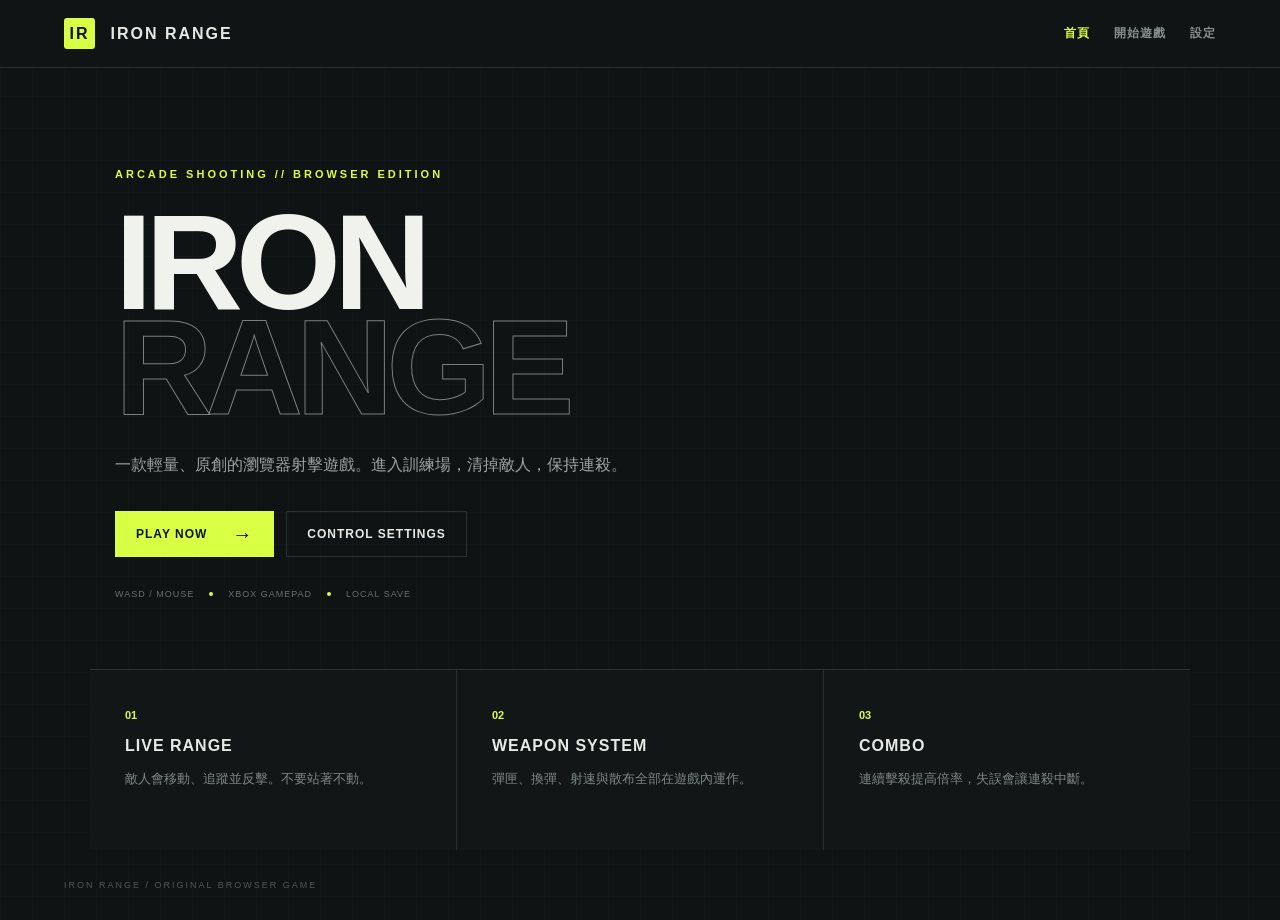
<file: index.html>
<!doctype html>
<html lang="zh-Hant">
<head>
<meta charset="utf-8"><meta name="viewport" content="width=device-width,initial-scale=1">
<title>IRON RANGE</title><link rel="stylesheet" href="css/style.css">
</head>
<body>
<header class="nav">
  <a class="brand" href="index.html"><span>IR</span> IRON RANGE</a>
  <nav><a class="active" href="index.html">首頁</a><a href="game.html">開始遊戲</a><a href="settings.html">設定</a></nav>
</header>
<main class="home">
  <section class="hero">
    <div class="eyebrow">ARCADE SHOOTING // BROWSER EDITION</div>
    <h1>IRON<br><em>RANGE</em></h1>
    <p>一款輕量、原創的瀏覽器射擊遊戲。進入訓練場，清掉敵人，保持連殺。</p>
    <div class="home-actions"><a class="play" href="game.html">PLAY NOW <b>→</b></a><a class="ghost" href="settings.html">CONTROL SETTINGS</a></div>
    <div class="specs"><span>WASD / MOUSE</span><i></i><span>XBOX GAMEPAD</span><i></i><span>LOCAL SAVE</span></div>
  </section>
  <section class="cards">
    <article><b>01</b><h2>LIVE RANGE</h2><p>敵人會移動、追蹤並反擊。不要站著不動。</p></article>
    <article><b>02</b><h2>WEAPON SYSTEM</h2><p>彈匣、換彈、射速與散布全部在遊戲內運作。</p></article>
    <article><b>03</b><h2>COMBO</h2><p>連續擊殺提高倍率，失誤會讓連殺中斷。</p></article>
  </section>
</main>
<footer>IRON RANGE / ORIGINAL BROWSER GAME</footer>
</body></html>
</file>
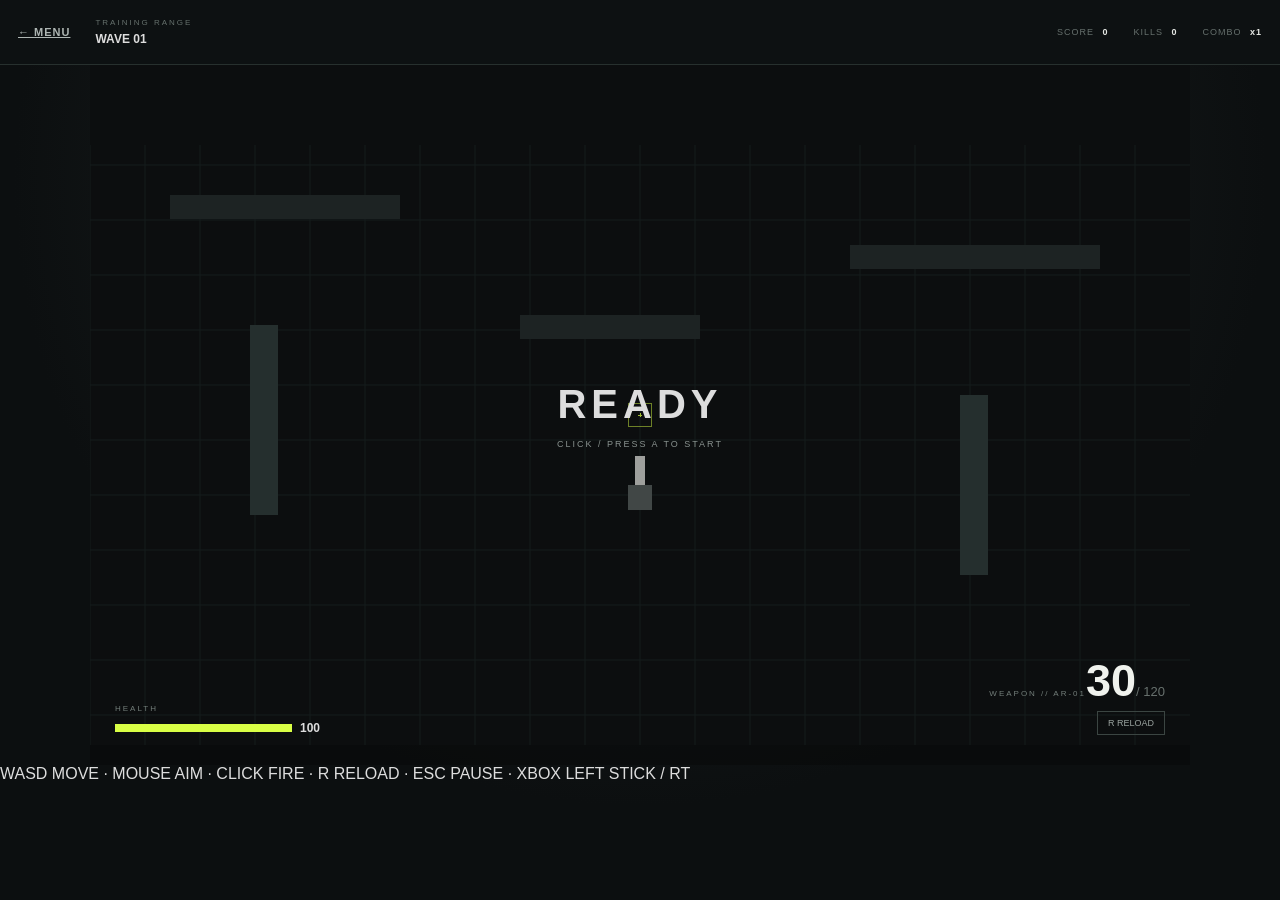
<file: game.html>
<!doctype html>
<html lang="zh-Hant">
<head>
<meta charset="utf-8"><meta name="viewport" content="width=device-width,initial-scale=1">
<title>IRON RANGE // GAME</title><link rel="stylesheet" href="css/game.css">
</head>
<body>
<div class="game-shell">
<header class="hud-top">
  <a href="index.html" class="back">← MENU</a>
  <div class="mission"><small>TRAINING RANGE</small><strong id="wave">WAVE 01</strong></div>
  <div class="status"><span>SCORE <b id="score">0</b></span><span>KILLS <b id="kills">0</b></span><span>COMBO <b id="combo">x1</b></span></div>
</header>
<main class="arena-wrap">
  <canvas id="game" width="1100" height="680"></canvas>
  <div class="crosshair" id="crosshair"></div>
  <div class="hitmarker" id="hitmarker">×</div>
  <div class="damage" id="damage"></div>
  <div class="center-msg" id="centerMsg">
    <strong id="msgTitle">READY</strong><span id="msgSub">CLICK / PRESS A TO START</span>
  </div>
  <div class="bottom-hud">
    <div class="health"><small>HEALTH</small><div><span id="hpbar"></span></div><b id="hp">100</b></div>
    <div class="weapon"><small>WEAPON // AR-01</small><strong id="ammo">30</strong><span>/ 120</span><button id="reload">R RELOAD</button></div>
  </div>
</main>
<div class="touch">
  <button data-key="KeyA">A</button><button data-key="KeyS">S</button><button data-key="KeyD">D</button>
  <button class="reload-touch" id="touchReload">↻</button>
</div>
<footer>WASD MOVE · MOUSE AIM · CLICK FIRE · R RELOAD · ESC PAUSE · XBOX LEFT STICK / RT</footer>
</div>
<script src="js/app.js"></script><script src="js/game.js"></script>
</body></html>
</file>
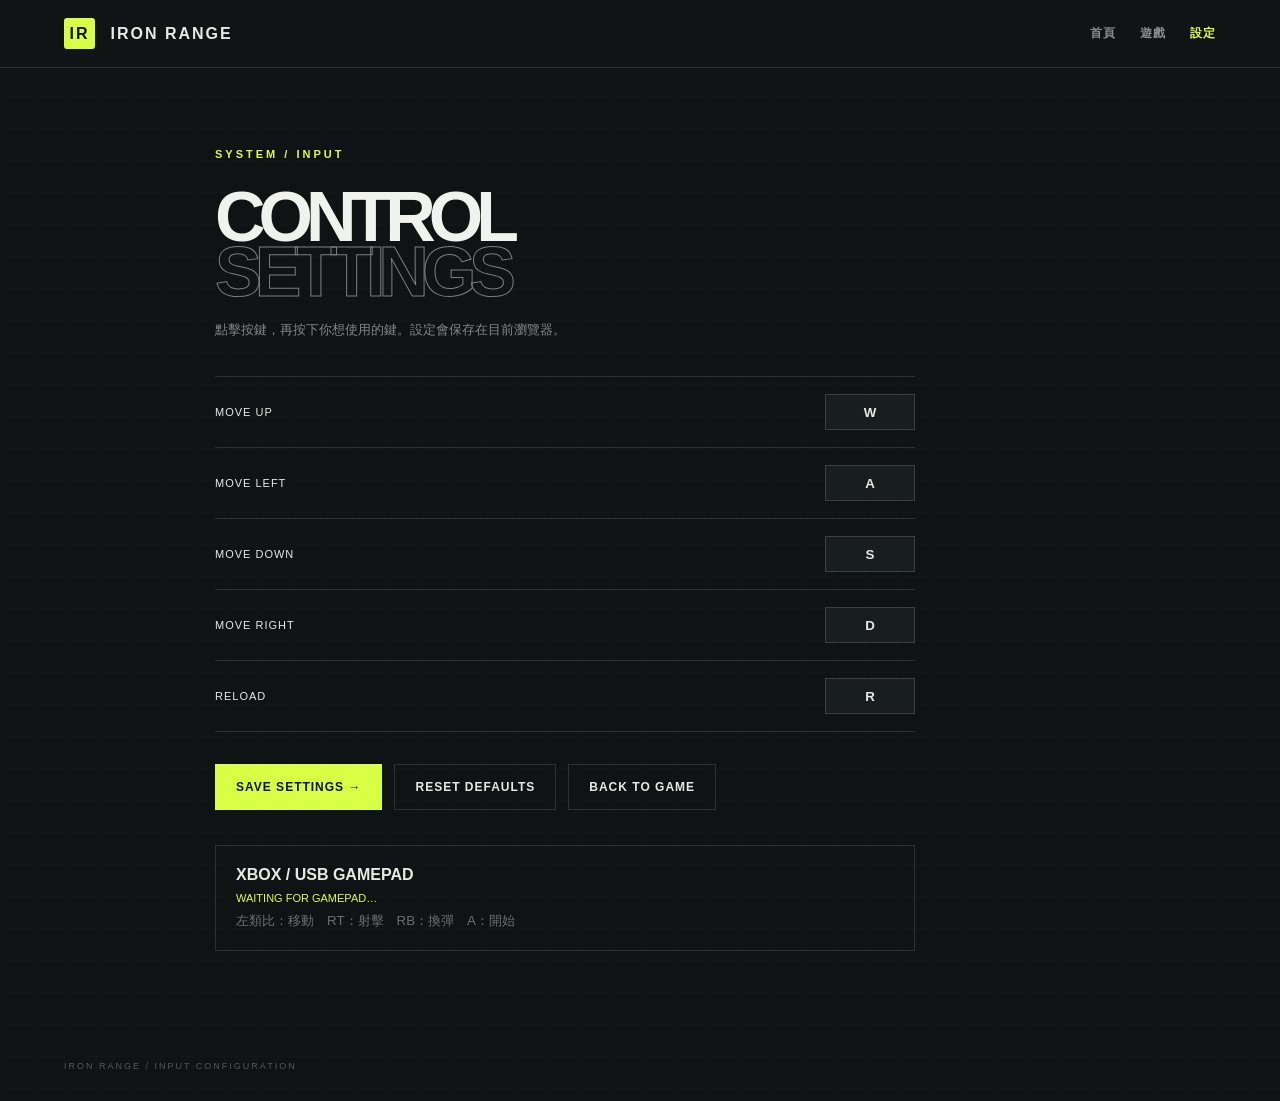
<file: settings.html>
<!doctype html>
<html lang="zh-Hant">
<head>
<meta charset="utf-8"><meta name="viewport" content="width=device-width,initial-scale=1">
<title>IRON RANGE // SETTINGS</title><link rel="stylesheet" href="css/style.css">
</head>
<body>
<header class="nav"><a class="brand" href="index.html"><span>IR</span> IRON RANGE</a><nav><a href="index.html">首頁</a><a href="game.html">遊戲</a><a class="active" href="settings.html">設定</a></nav></header>
<main class="settings">
<section class="setting-panel">
<div class="eyebrow">SYSTEM / INPUT</div><h1>CONTROL<br><em>SETTINGS</em></h1>
<p>點擊按鍵，再按下你想使用的鍵。設定會保存在目前瀏覽器。</p>
<div class="binds">
<label>MOVE UP <button data-bind="up"></button></label>
<label>MOVE LEFT <button data-bind="left"></button></label>
<label>MOVE DOWN <button data-bind="down"></button></label>
<label>MOVE RIGHT <button data-bind="right"></button></label>
<label>RELOAD <button data-bind="reload"></button></label>
</div>
<div class="setting-actions"><button class="play" id="save">SAVE SETTINGS →</button><button class="ghost" id="reset">RESET DEFAULTS</button><a class="ghost" href="game.html">BACK TO GAME</a></div>
<div class="pad"><b>XBOX / USB GAMEPAD</b><span id="padStatus">等待手把連線…</span><small>左類比：移動　RT：射擊　RB：換彈　A：開始</small></div>
</section>
</main>
<footer>IRON RANGE / INPUT CONFIGURATION</footer>
<script src="js/app.js"></script><script src="js/settings.js"></script>
</body></html>
</file>
<file: css/style.css>
:root{--bg:#101314;--panel:#171b1c;--line:#2a3232;--text:#e7e9e5;--muted:#87908d;--accent:#d9ff45;--red:#e85b4a}*{box-sizing:border-box}html,body{margin:0;min-height:100%;background:var(--bg);color:var(--text);font-family:Arial,Helvetica,"Noto Sans TC",sans-serif}body{background-image:linear-gradient(#ffffff03 1px,transparent 1px),linear-gradient(90deg,#ffffff03 1px,transparent 1px);background-size:32px 32px}a{text-decoration:none;color:inherit}.nav{height:68px;border-bottom:1px solid var(--line);display:flex;align-items:center;justify-content:space-between;padding:0 5%;background:#111516ee}.brand{font-weight:900;letter-spacing:2px}.brand span{display:inline-grid;place-items:center;width:31px;height:31px;background:var(--accent);color:#111;border-radius:3px;margin-right:9px}.nav nav{display:flex;gap:24px}.nav nav a{color:#87908d;font-size:12px;font-weight:800;letter-spacing:1px}.nav nav a.active,.nav nav a:hover{color:var(--accent)}.home{max-width:1100px;margin:auto}.hero{padding:100px 25px 70px;border-bottom:1px solid var(--line)}.eyebrow{font-size:11px;letter-spacing:3px;color:var(--accent);font-weight:900}.hero h1,.settings h1{font-size:clamp(65px,12vw,135px);line-height:.78;margin:30px 0;color:#f0f2ed;letter-spacing:-7px}.hero h1 em,.settings h1 em{font-style:normal;color:transparent;-webkit-text-stroke:1px #79817d}.hero p{max-width:560px;color:#9da5a2;line-height:1.8}.home-actions,.setting-actions{display:flex;gap:12px;flex-wrap:wrap;margin:32px 0}.play,.ghost{display:inline-flex;align-items:center;justify-content:center;min-height:46px;padding:0 20px;border:1px solid var(--accent);font-size:12px;font-weight:900;letter-spacing:1px;cursor:pointer;background:var(--accent);color:#101313}.play b{font-size:20px;margin-left:25px}.ghost{background:transparent;color:var(--text);border-color:var(--line)}.ghost:hover{border-color:#68716e}.specs{display:flex;gap:15px;align-items:center;flex-wrap:wrap;color:#67716e;font-size:9px;letter-spacing:1px}.specs i{width:4px;height:4px;background:var(--accent);border-radius:50%}.cards{display:grid;grid-template-columns:repeat(3,1fr);gap:1px;background:var(--line)}.cards article{background:#121617;padding:35px;min-height:180px}.cards b{color:var(--accent);font-size:11px}.cards h2{font-size:16px;letter-spacing:1px}.cards p,.setting-panel>p{color:#7e8885;font-size:13px;line-height:1.7}footer{padding:30px 5%;color:#505a57;font-size:9px;letter-spacing:2px}.settings{max-width:900px;margin:auto;padding:80px 25px}.settings h1{font-size:70px;margin-bottom:20px}.setting-panel{max-width:700px}.binds{border-top:1px solid var(--line);margin-top:35px}.binds label{display:flex;justify-content:space-between;align-items:center;padding:17px 0;border-bottom:1px solid var(--line);font-size:11px;letter-spacing:1px}.binds button{min-width:90px;height:36px;background:#181d1d;border:1px solid #39413f;color:var(--text);font-weight:900}.binds button.waiting{border-color:var(--accent);color:var(--accent)}.pad{border:1px solid var(--line);padding:20px;margin-top:35px;display:grid;gap:8px}.pad span{color:var(--accent);font-size:11px}.pad small{color:#68716e}.notfound{text-align:center;padding:150px 20px}.notfound h1{font-size:100px;margin:0}.notfound p{color:#6f7976}@media(max-width:650px){.nav{padding:0 15px}.nav nav{gap:10px}.hero{padding:65px 18px}.hero h1{font-size:75px}.cards{grid-template-columns:1fr}.settings{padding:60px 18px}.settings h1{font-size:60px}}
</file>
<file: css/game.css>
*{box-sizing:border-box}html,body{margin:0;background:#0c0f10;color:#ddd;font-family:Arial,Helvetica,sans-serif;overflow-x:hidden}.game-shell{min-height:100vh;background:radial-gradient(circle at 50% 20%,#202727,#0c0f10 65%)}.hud-top{height:65px;border-bottom:1px solid #27302e;display:flex;align-items:center;padding:0 18px;gap:25px;background:#0d1112}.back{color:#aeb6b3;font-size:11px;font-weight:bold;letter-spacing:1px}.mission{display:grid;line-height:1}.mission small{font-size:8px;color:#65706c;letter-spacing:2px}.mission strong{font-size:12px;margin-top:6px}.status{margin-left:auto;display:flex;gap:25px;font-size:9px;color:#66706d;letter-spacing:1px}.status b{color:#e5e8e4;margin-left:5px}.arena-wrap{width:min(1100px,100%);margin:auto;position:relative;padding-bottom:20px}.arena-wrap canvas{display:block;width:100%;height:auto;cursor:none;background:#101415}.bottom-hud{position:absolute;bottom:30px;left:25px;right:25px;display:flex;align-items:end;justify-content:space-between;pointer-events:none}.health{width:220px;display:grid;grid-template-columns:1fr 35px;gap:8px;align-items:center}.health small,.weapon small{grid-column:1/-1;color:#727d79;font-size:8px;letter-spacing:2px}.health div{height:8px;background:#2a312f}.health div span{display:block;height:100%;background:#d9ff45;width:100%}.health b{font-size:12px}.weapon{text-align:right}.weapon strong{font-size:45px;line-height:1;color:#f0f2ed}.weapon>span{color:#68716e;font-size:13px}.weapon button{display:block;margin-left:auto;margin-top:8px;background:transparent;border:1px solid #3b4542;color:#9aa39f;padding:6px 10px;font-size:9px}.crosshair{position:absolute;width:24px;height:24px;left:50%;top:50%;transform:translate(-50%,-50%);pointer-events:none;border:1px solid #d9ff45aa}.crosshair:after,.crosshair:before{content:"";position:absolute;background:#d9ff45}.crosshair:after{width:4px;height:1px;left:9px;top:11px}.crosshair:before{width:1px;height:4px;left:11px;top:9px}.hitmarker{position:absolute;left:50%;top:50%;transform:translate(-50%,-50%);font-size:35px;color:#fff;opacity:0;pointer-events:none}.hitmarker.on{opacity:1}.damage{position:absolute;inset:0;border:0 solid #e34d3d;box-shadow:inset 0 0 80px #e34d3d;opacity:0;pointer-events:none}.damage.on{opacity:.55}.center-msg{position:absolute;inset:0;display:grid;place-content:center;text-align:center;background:#0004}.center-msg strong{font-size:40px;letter-spacing:5px}.center-msg span{font-size:9px;color:#89928f;letter-spacing:2px;margin-top:12px}.touch{display:none;justify-content:center;gap:8px;padding:10px}.touch button{width:48px;height:48px;background:#1c2322;border:1px solid #36403d;color:#ddd;font-weight:bold}.touch .reload-touch{color:#d9ff45}@media(max-width:700px){.status{gap:8px}.hud-top{padding:0 8px}.mission{display:none}.bottom-hud{left:12px;right:12px}.health{width:150px}.weapon strong{font-size:32px}.touch{display:flex}footer{display:none}}
</file>
